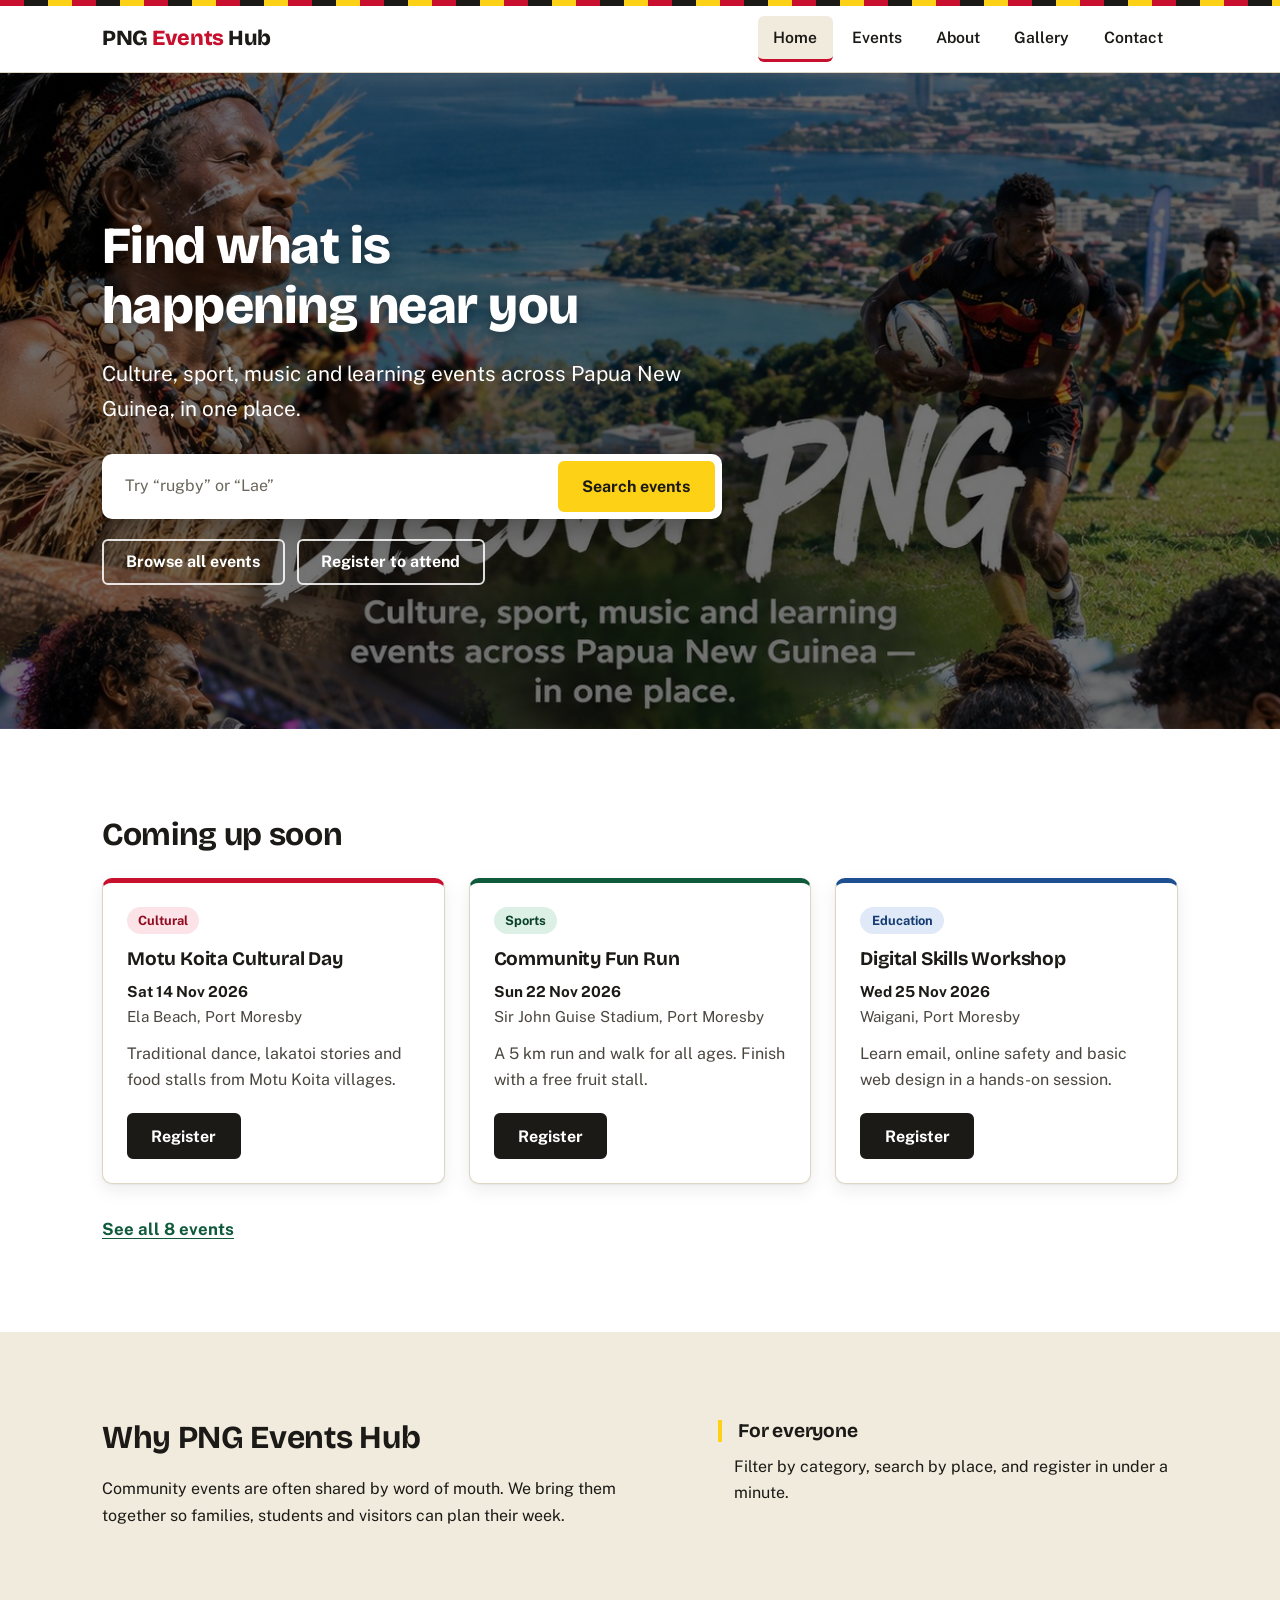
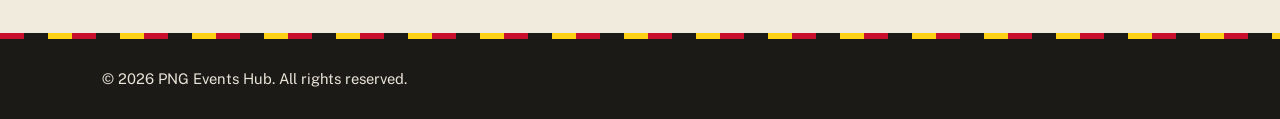
<file: index.html>
<!DOCTYPE html>
<html lang="en">
<head>
    <meta charset="UTF-8">
    <meta name="viewport" content="width=device-width, initial-scale=1.0">
    <meta name="description" content="Discover cultural, sports, music and education events across Papua New Guinea.">
    <title>Home | PNG Events Hub</title>
    <link rel="preconnect" href="https://fonts.googleapis.com">
    <link rel="preconnect" href="https://fonts.gstatic.com" crossorigin>
    <link href="https://fonts.googleapis.com/css2?family=Bricolage+Grotesque:wght@600;700;800&family=Public+Sans:wght@400;600;700&display=swap" rel="stylesheet">
    <link rel="stylesheet" href="css/style.css">
    <link rel="stylesheet" href="css/index.css">
    <style>
        /* Hero background image with dark overlay for text readability */
        .hero {
            background-image: linear-gradient(rgba(0, 0, 0, 0.55), rgba(0, 0, 0, 0.55)), url("images/img1.jpg");
            background-size: cover;
            background-position: center;
            background-repeat: no-repeat;
            color: #fff;
        }
        .hero h1,
        .hero p {
            color: #fff;
        }
    </style>
</head>
<body>
    <a class="skip-link" href="#main">Skip to main content</a>

    <!-- HEADER -->
    <header class="site-header">
        <div class="weave" aria-hidden="true"></div>
        <div class="container header-inner">
            <a href="index.html" class="brand">
                PNG <span>Events</span> Hub
            </a>
            <nav aria-label="Main navigation">
                <button class="nav-toggle" type="button" aria-expanded="false" aria-controls="nav-list">Menu</button>
                <ul class="nav-list" id="nav-list">
                    <li>
                        <a href="index.html" aria-current="page">Home</a>
                    </li>
                    <li>
                        <a href="events.html">Events</a>
                    </li>
                    <li>
                        <a href="about.html">About</a>
                    </li>
                    <li>
                        <a href="gallery.html">Gallery</a>
                    </li>
                    <li>
                        <a href="contact.html">Contact</a>
                    </li>
                </ul>
            </nav>
        </div>
    </header>

    <!-- MAIN CONTENT -->
    <main id="main">
        <section class="hero">
            <div class="container">
                <h1>Find what is happening near you</h1>
                <p>Culture, sport, music and learning events across Papua New Guinea, in one place.</p>
                <form class="hero-search" id="hero-search" role="search">
                    <label class="visually-hidden" for="hero-q">Search events</label>
                    <input type="search" id="hero-q" name="q" placeholder="Try &ldquo;rugby&rdquo; or &ldquo;Lae&rdquo;">
                    <button class="btn btn--primary" type="submit">Search events</button>
                </form>
                <div class="hero-actions">
                    <a class="btn btn--ghost" href="events.html">Browse all events</a>
                    <a class="btn btn--ghost" href="contact.html">Register to attend</a>
                </div>
            </div>
        </section>

        <section class="section" aria-labelledby="featured-title">
            <div class="container">
                <h2 id="featured-title">Coming up soon</h2>
                <div class="event-grid">
                    <article class="event-card" data-category="Cultural">
                        <span class="tag">Cultural</span>
                        <h3>Motu Koita Cultural Day</h3>
                        <p class="event-meta"><strong>Sat 14 Nov 2026</strong><br>Ela Beach, Port Moresby</p>
                        <p class="desc">Traditional dance, lakatoi stories and food stalls from Motu Koita villages.</p>
                        <a class="btn btn--dark" href="contact.html">Register<span class="visually-hidden"> for Motu Koita Cultural Day</span></a>
                    </article>
                    <article class="event-card" data-category="Sports">
                        <span class="tag">Sports</span>
                        <h3>Community Fun Run</h3>
                        <p class="event-meta"><strong>Sun 22 Nov 2026</strong><br>Sir John Guise Stadium, Port Moresby</p>
                        <p class="desc">A 5 km run and walk for all ages. Finish with a free fruit stall.</p>
                        <a class="btn btn--dark" href="contact.html">Register<span class="visually-hidden"> for Community Fun Run</span></a>
                    </article>
                    <article class="event-card" data-category="Education">
                        <span class="tag">Education</span>
                        <h3>Digital Skills Workshop</h3>
                        <p class="event-meta"><strong>Wed 25 Nov 2026</strong><br>Waigani, Port Moresby</p>
                        <p class="desc">Learn email, online safety and basic web design in a hands-on session.</p>
                        <a class="btn btn--dark" href="contact.html">Register<span class="visually-hidden"> for Digital Skills Workshop</span></a>
                    </article>
                </div>
                <p class="see-all"><a href="events.html">See all 8 events</a></p>
            </div>
        </section>

        <section class="section section--sand" aria-labelledby="why-title">
            <div class="container about-grid">
                <div>
                    <h2 id="why-title">Why PNG Events Hub</h2>
                    <p>Community events are often shared by word of mouth. We bring them together so families, students and visitors can plan their week.</p>
                </div>
                <div>
                    <h3>For everyone</h3>
                    <p>Filter by category, search by place, and register in under a minute.</p>
                </div>
            </div>
        </section>
    </main>

    <!-- FOOTER -->
    <footer class="site-footer">
        <div class="weave" aria-hidden="true"></div>
        <div class="container">
            <p>
                &copy; 2026 PNG Events Hub. All rights reserved.
            </p>
        </div>
    </footer>

    <script src="js/index.js"></script>

</body>

</html>
</file>
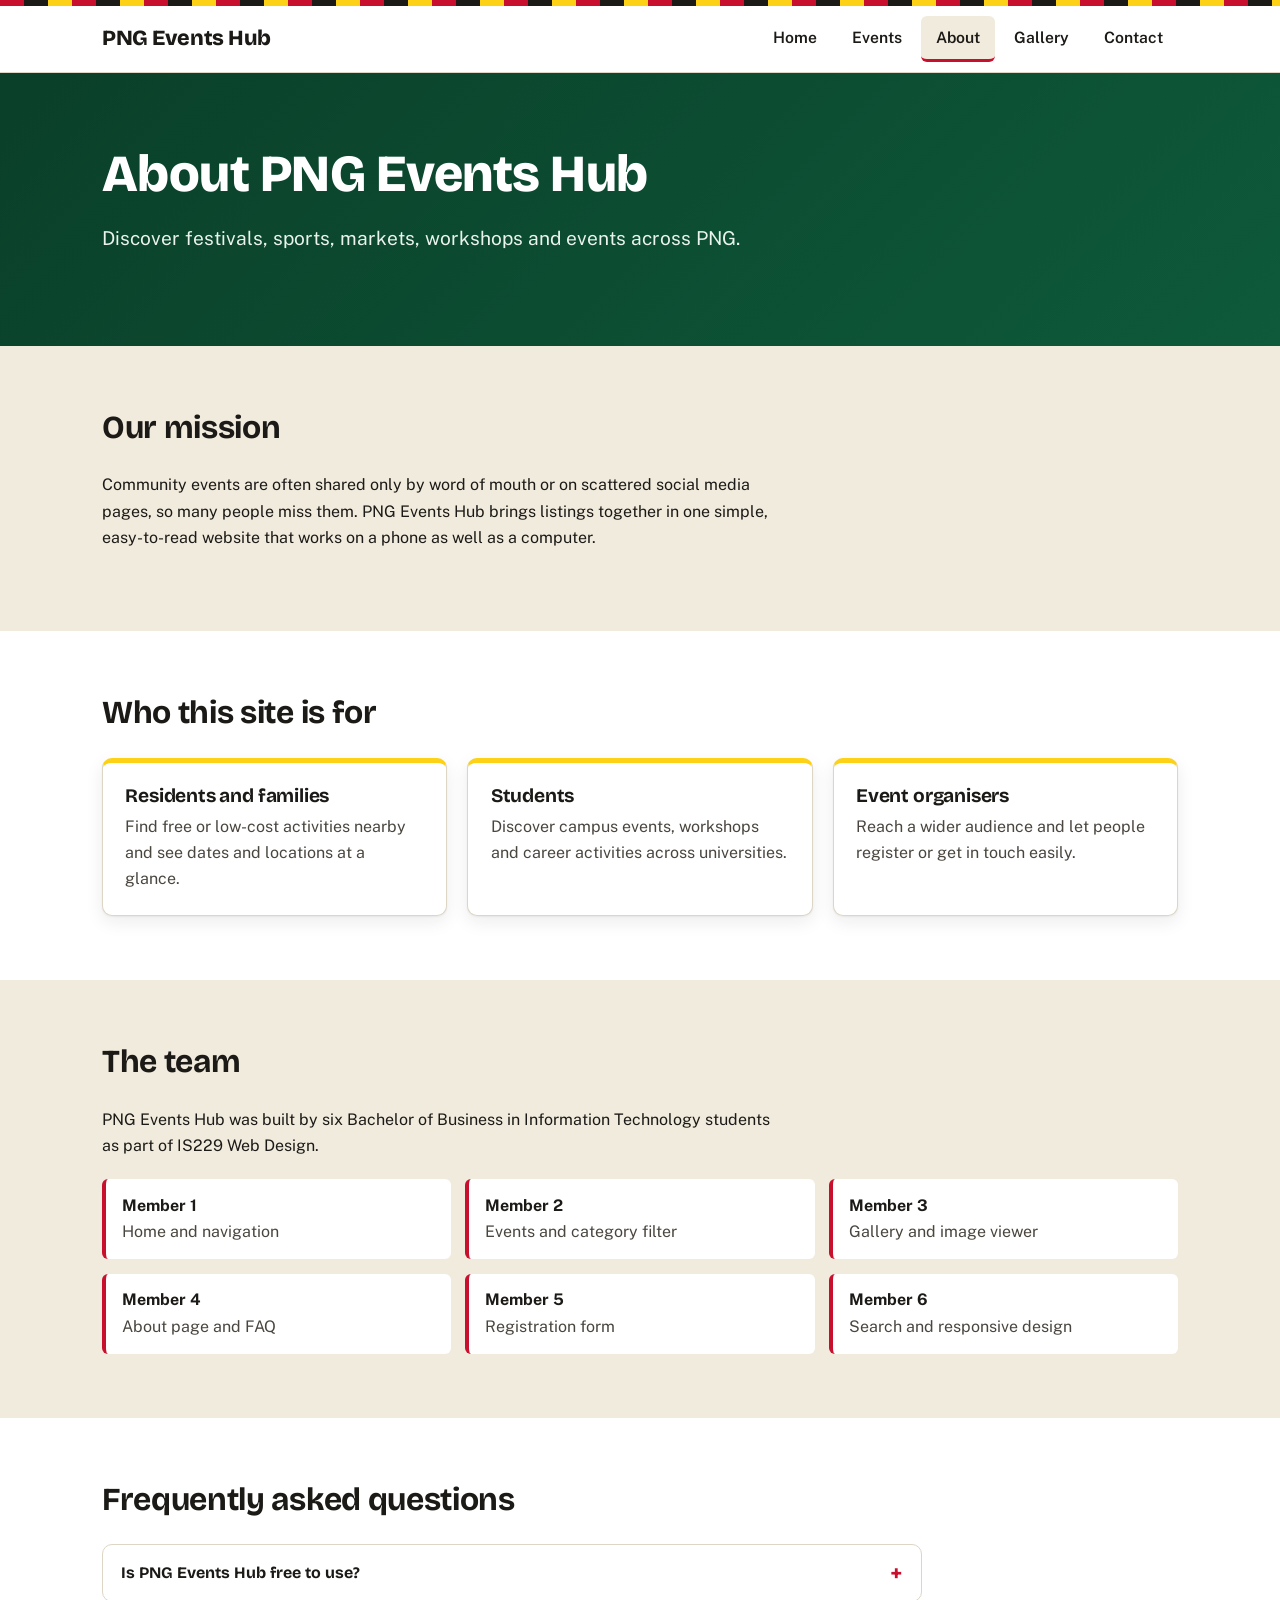
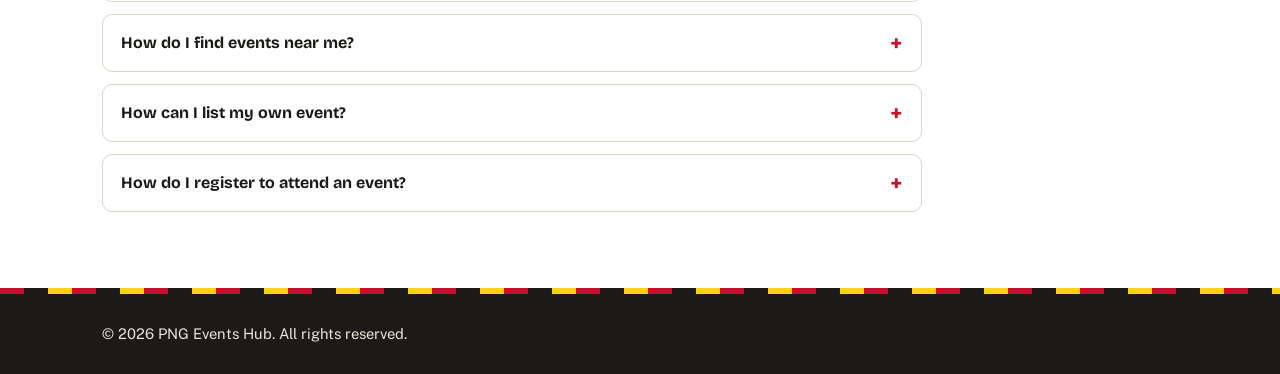
<file: about.html>
<!DOCTYPE html>
<html lang="en">

<head>
    <meta charset="UTF-8">
    <meta name="viewport" content="width=device-width, initial-scale=1.0">
    <meta name="description" content="About PNG Events Hub: our mission, who we serve, the team behind the site and answers to common questions.">
    <title>About | PNG Events Hub</title>
    <link rel="stylesheet" href="css/style.css">
    <link rel="stylesheet" href="css/about.css">
</head>

<body>

    <!-- HEADER -->
    <header>
        <div class="container">
            <a href="index.html" class="logo">PNG Events Hub</a>
            <nav aria-label="Main navigation">
                <ul>
                    <li><a href="index.html">Home</a></li>
                    <li><a href="events.html">Events</a></li>
                    <li><a href="about.html" aria-current="page">About</a></li>
                    <li><a href="gallery.html">Gallery</a></li>
                    <li><a href="contact.html">Contact</a></li>
                </ul>
            </nav>
        </div>
    </header>

    <!-- MAIN CONTENT -->
    <main>

        <section class="about-intro" aria-labelledby="about-title">
            <div class="container">
                <h1 id="about-title">About PNG Events Hub</h1>
                <p class="about-lead">
                 Discover festivals, sports, markets, workshops and events across PNG.
                </p>
            </div>
        </section>

        <section class="about-section" aria-labelledby="mission-title">
            <div class="container">
                <h2 id="mission-title">Our mission</h2>
                <p>
                    Community events are often shared only by word of mouth or on scattered social
                    media pages, so many people miss them. PNG Events Hub brings listings together
                    in one simple, easy-to-read website that works on a phone as well as a computer.
                </p>
            </div>
        </section>

        <section class="about-section" aria-labelledby="audience-title">
            <div class="container">
                <h2 id="audience-title">Who this site is for</h2>
                <div class="about-grid">
                    <article class="about-card">
                        <h3>Residents and families</h3>
                        <p>Find free or low-cost activities nearby and see dates and locations at a glance.</p>
                    </article>
                    <article class="about-card">
                        <h3>Students</h3>
                        <p>Discover campus events, workshops and career activities across universities.</p>
                    </article>
                    <article class="about-card">
                        <h3>Event organisers</h3>
                        <p>Reach a wider audience and let people register or get in touch easily.</p>
                    </article>
                </div>
            </div>
        </section>

        <section class="about-section" aria-labelledby="team-title">
            <div class="container">
                <h2 id="team-title">The team</h2>
                <p>
                    PNG Events Hub was built by six Bachelor of Business in Information Technology
                    students as part of IS229 Web Design.
                </p>
                <ul class="about-team">
                    <!-- Replace with real names and roles -->
                    <li><strong>Member 1</strong> Home and navigation</li>
                    <li><strong>Member 2</strong> Events and category filter</li>
                    <li><strong>Member 3</strong> Gallery and image viewer</li>
                    <li><strong>Member 4</strong> About page and FAQ</li>
                    <li><strong>Member 5</strong> Registration form</li>
                    <li><strong>Member 6</strong> Search and responsive design</li>
                </ul>
            </div>
        </section>

        <section class="about-section" aria-labelledby="faq-title">
            <div class="container">
                <h2 id="faq-title">Frequently asked questions</h2>

                <div class="faq">

                    <div class="faq-item">
                        <h3>
                            <button class="faq-question" type="button" aria-expanded="false" aria-controls="faq-1">
                                Is PNG Events Hub free to use?
                            </button>
                        </h3>
                        <div class="faq-answer" id="faq-1" hidden>
                            <p>Yes. Browsing and searching events costs nothing. Individual events may charge their own entry fees, which are shown in the listing.</p>
                        </div>
                    </div>

                    <div class="faq-item">
                        <h3>
                            <button class="faq-question" type="button" aria-expanded="false" aria-controls="faq-2">
                                How do I find events near me?
                            </button>
                        </h3>
                        <div class="faq-answer" id="faq-2" hidden>
                            <p>Go to the <a href="events.html">Events page</a>, then use the category buttons or the search box to narrow the list by type, keyword or location.</p>
                        </div>
                    </div>

                    <div class="faq-item">
                        <h3>
                            <button class="faq-question" type="button" aria-expanded="false" aria-controls="faq-3">
                                How can I list my own event?
                            </button>
                        </h3>
                        <div class="faq-answer" id="faq-3" hidden>
                            <p>Fill in the form on the <a href="contact.html">Contact page</a> with your event name, date, location and contact details, and we will get back to you.</p>
                        </div>
                    </div>

                    <div class="faq-item">
                        <h3>
                            <button class="faq-question" type="button" aria-expanded="false" aria-controls="faq-4">
                                How do I register to attend an event?
                            </button>
                        </h3>
                        <div class="faq-answer" id="faq-4" hidden>
                            <p>Use the registration form on the <a href="contact.html">Contact page</a>. Enter your details and the number of attendees, and you will see a confirmation message when it is sent.</p>
                        </div>
                    </div>

                </div>
            </div>
        </section>

    </main>

    <!-- FOOTER -->
    <footer>
        <div class="container">
            <p>&copy; 2026 PNG Events Hub. All rights reserved.</p>
        </div>
    </footer>

    <script src="js/about.js" defer></script>
</body>

</html>
</file>
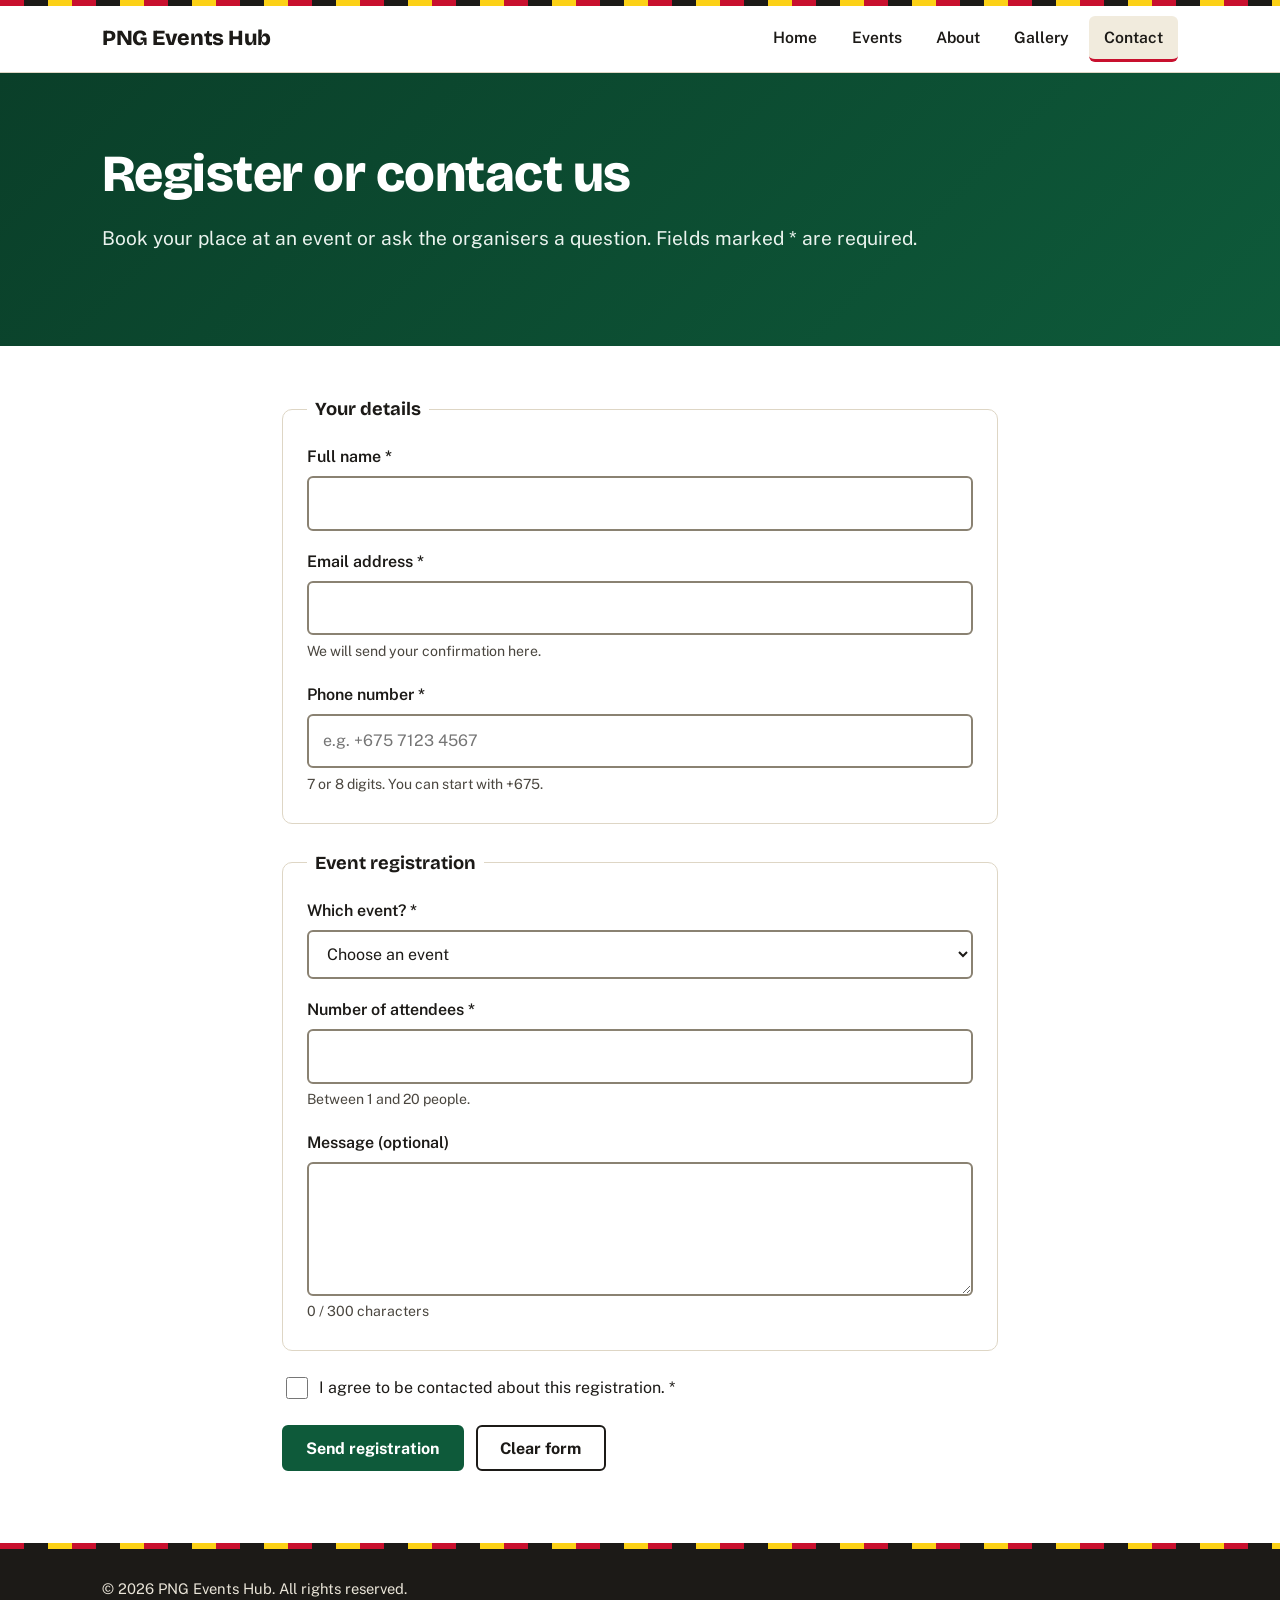
<file: contact.html>
<!DOCTYPE html>
<html lang="en">

<head>
    <meta charset="UTF-8">
    <meta name="viewport" content="width=device-width, initial-scale=1.0">

    <meta name="description" content="Register for a PNG Events Hub event or send the organisers a message.">

    <title>Contact and Register | PNG Events Hub</title>

    <link rel="stylesheet" href="css/style.css">
    <link rel="stylesheet" href="css/contact.css">
</head>

<body>

    <a class="skip-link" href="#main">Skip to main content</a>

    <!-- HEADER -->
    <header>

        <div class="container">

            <a href="index.html" class="logo">
                PNG Events Hub
            </a>

            <nav aria-label="Main navigation">

                <ul>
                    <li>
                        <a href="index.html">Home</a>
                    </li>

                    <li>
                        <a href="events.html">Events</a>
                    </li>

                    <li>
                        <a href="about.html">About</a>
                    </li>

                    <li>
                        <a href="gallery.html">Gallery</a>
                    </li>

                    <li>
                        <a href="contact.html" aria-current="page">Contact</a>
                    </li>
                </ul>

            </nav>

        </div>

    </header>


    <!-- MAIN CONTENT -->
    <main id="main">

        <section class="form-intro">
            <h1>Register or contact us</h1>
            <p>Book your place at an event or ask the organisers a question. Fields marked <span aria-hidden="true">*</span><span class="visually-hidden">with an asterisk</span> are required.</p>
        </section>

        <section class="form-section" aria-labelledby="form-heading">
            <h2 id="form-heading" class="visually-hidden">Registration form</h2>

            <!-- Feedback area: announced by screen readers when its text changes -->
            <div id="form-status" class="form-status" role="status" aria-live="polite" tabindex="-1"></div>

            <form id="registration-form" action="#" method="post" novalidate>

                <fieldset>
                    <legend>Your details</legend>

                    <div class="form-group">
                        <label for="fullname">Full name *</label>
                        <input type="text" id="fullname" name="fullname" required minlength="2"
                               autocomplete="name" aria-describedby="fullname-error">
                        <span class="error-message" id="fullname-error"></span>
                    </div>

                    <div class="form-group">
                        <label for="email">Email address *</label>
                        <input type="email" id="email" name="email" required
                               autocomplete="email" aria-describedby="email-hint email-error">
                        <span class="hint" id="email-hint">We will send your confirmation here.</span>
                        <span class="error-message" id="email-error"></span>
                    </div>

                    <div class="form-group">
                        <label for="phone">Phone number *</label>
                        <input type="tel" id="phone" name="phone" required
                               autocomplete="tel" placeholder="e.g. +675 7123 4567"
                               aria-describedby="phone-hint phone-error">
                        <span class="hint" id="phone-hint">7 or 8 digits. You can start with +675.</span>
                        <span class="error-message" id="phone-error"></span>
                    </div>
                </fieldset>

                <fieldset>
                    <legend>Event registration</legend>

                    <div class="form-group">
                        <label for="event">Which event? *</label>
                        <select id="event" name="event" required aria-describedby="event-error">
                            <option value="">Choose an event</option>

                            <optgroup label="Cultural">
                                <option value="png-cultural-festival">PNG Cultural Festival (15 Oct 2026, Lae)</option>
                                <option value="bilum-craft-fair">Highlands Bilum and Craft Fair (7 Nov 2026, Goroka)</option>
                                <option value="motu-koitabu-gathering">Motu-Koitabu Heritage Gathering (14 Nov 2026, Port Moresby)</option>
                                <option value="sepik-arts-showcase">Sepik River Arts Showcase (21 Nov 2026, Wewak)</option>
                            </optgroup>

                            <optgroup label="Education">
                                <option value="technology-expo">Technology Expo (22 Oct 2026, Lae)</option>
                                <option value="gardening-workshop">Community Gardening Workshop (5 Nov 2026, Madang)</option>
                                <option value="first-aid-workshop">First Aid Skills Workshop (19 Nov 2026, Kokopo)</option>
                                <option value="money-skills-seminar">Youth Money Skills Seminar (28 Nov 2026, Mount Hagen)</option>
                            </optgroup>

                            <optgroup label="Sports">
                                <option value="community-sports-day">Community Sports Day (30 Oct 2026, Lae)</option>
                                <option value="fun-run">Lae Community Fun Run (8 Nov 2026, Lae)</option>
                                <option value="volleyball-challenge">Coastal Volleyball Challenge (15 Nov 2026, Kokopo)</option>
                                <option value="mountain-bike-ride">Highlands Mountain Bike Ride (29 Nov 2026, Mount Hagen)</option>
                            </optgroup>

                            <optgroup label="Music">
                                <option value="moresby-live-concert">Port Moresby Live Concert (12 Nov 2026, Port Moresby)</option>
                                <option value="acoustic-sounds">Acoustic Sounds by the Bay (6 Nov 2026, Madang)</option>
                                <option value="island-choirs">Island Choirs Festival (20 Nov 2026, Kokopo)</option>
                                <option value="highlands-rhythms">Rhythms of the Highlands (5 Dec 2026, Goroka)</option>
                            </optgroup>

                            <optgroup label="Other">
                                <option value="general">General enquiry (no event)</option>
                            </optgroup>
                        </select>
                        <span class="error-message" id="event-error"></span>
                    </div>

                    <div class="form-group">
                        <label for="attendees">Number of attendees *</label>
                        <input type="number" id="attendees" name="attendees" required
                               min="1" max="20" step="1" inputmode="numeric"
                               aria-describedby="attendees-hint attendees-error">
                        <span class="hint" id="attendees-hint">Between 1 and 20 people.</span>
                        <span class="error-message" id="attendees-error"></span>
                    </div>

                    <div class="form-group">
                        <label for="message">Message (optional)</label>
                        <textarea id="message" name="message" rows="4" maxlength="300"
                                  aria-describedby="message-count"></textarea>
                        <span class="hint" id="message-count">0 / 300 characters</span>
                    </div>
                </fieldset>

                <div class="form-group checkbox-group">
                    <input type="checkbox" id="consent" name="consent" required
                           aria-describedby="consent-error">
                    <label for="consent">I agree to be contacted about this registration. *</label>
                    <span class="error-message" id="consent-error"></span>
                </div>

                <div class="form-actions">
                    <button type="submit" class="btn">Send registration</button>
                    <button type="reset" class="btn btn-secondary">Clear form</button>
                </div>
            </form>
        </section>

    </main>


    <!-- FOOTER -->
    <footer>

        <div class="container">

            <p>
                &copy; 2026 PNG Events Hub. All rights reserved.
            </p>

        </div>

    </footer>

    <!-- Member 5: form validation -->
    <script src="js/contact.js"></script>

</body>

</html>
</file>
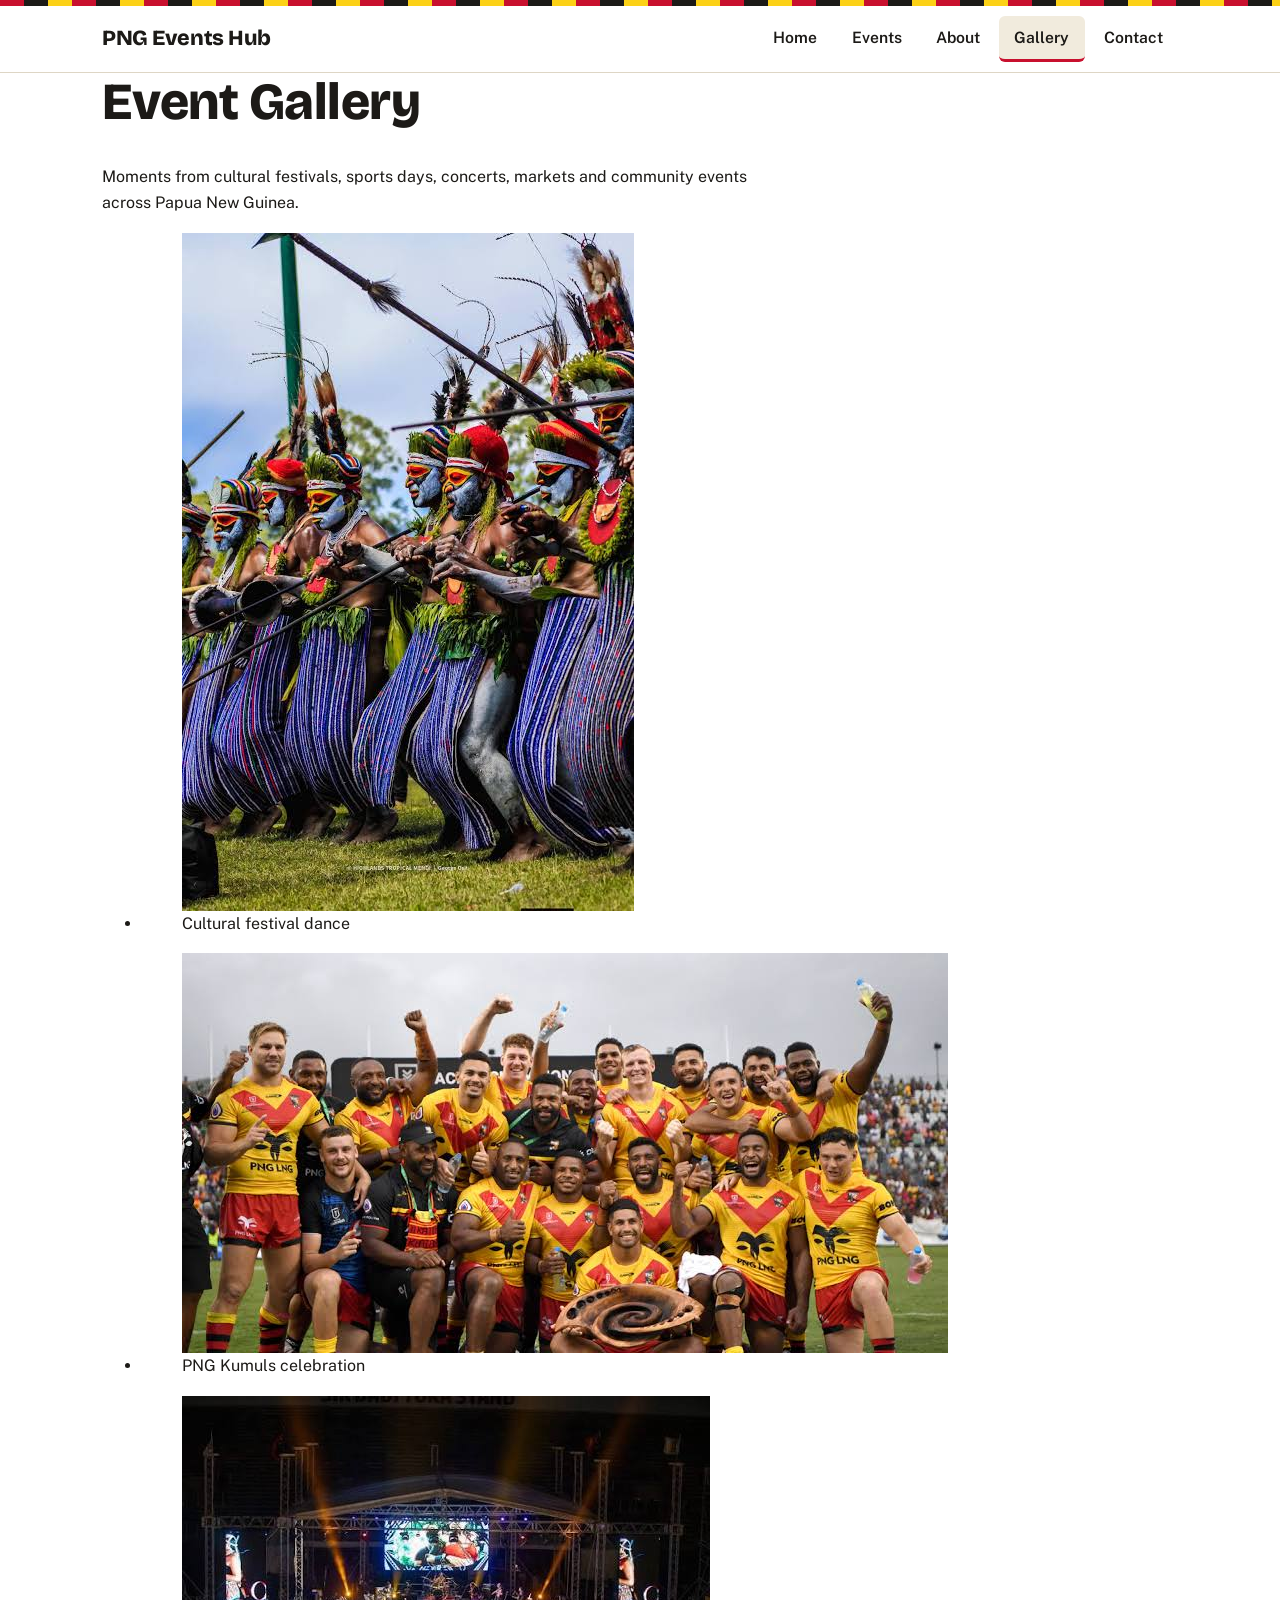
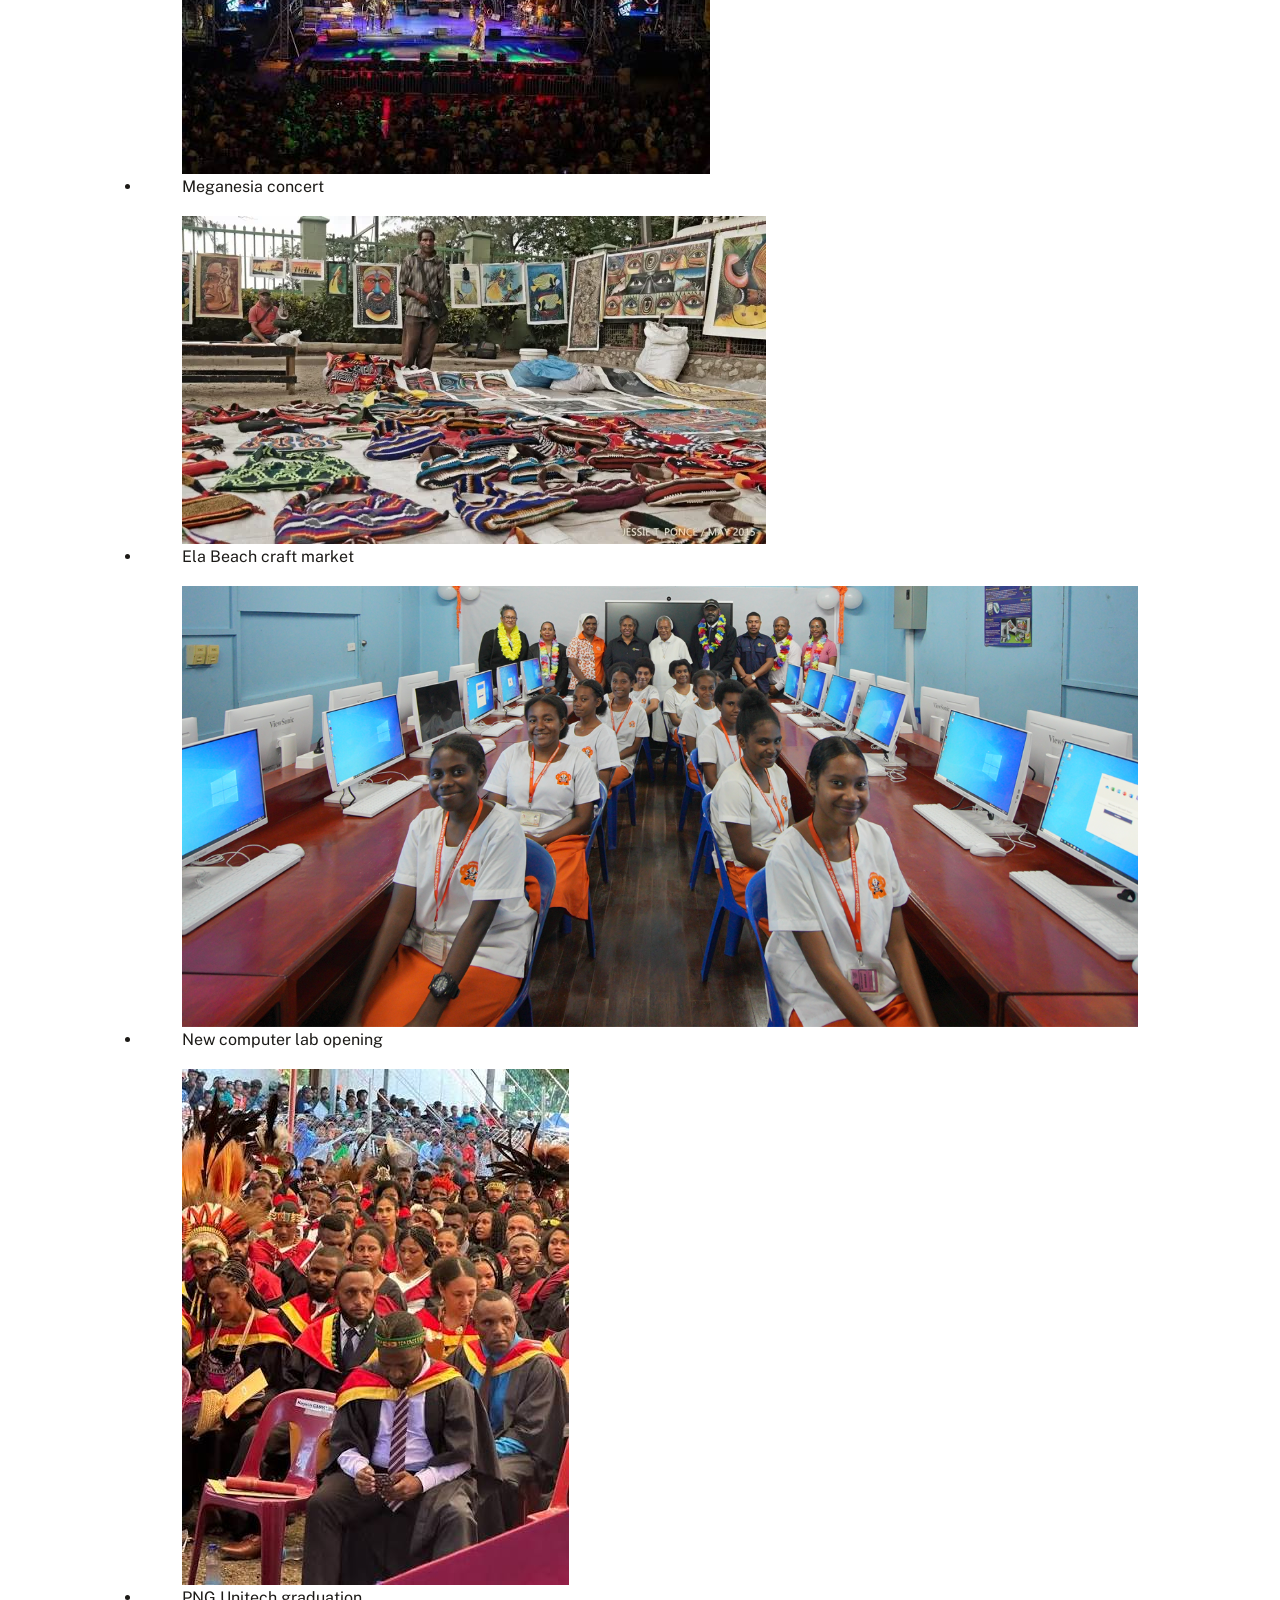
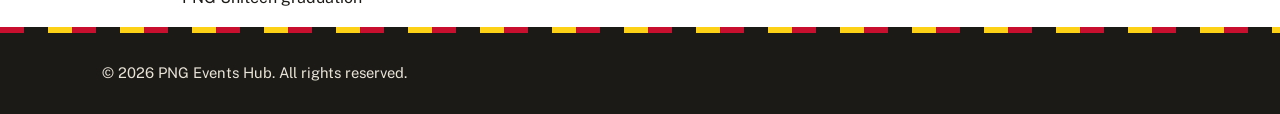
<file: gallery.html>
<!DOCTYPE html>
<html lang="en">

<head>
    <meta charset="UTF-8">
    <meta name="viewport" content="width=device-width, initial-scale=1.0">

    <meta name="description" content="Photo gallery of cultural, sports, music and community events in Papua New Guinea.">

    <title>Gallery | PNG Events Hub</title>

    <link rel="stylesheet" href="css/style.css">
</head>

<body>

    <!-- HEADER -->
    <header>

        <div class="container">

            <a href="index.html" class="logo">
                PNG Events Hub
            </a>

            <nav aria-label="Main navigation">

                <ul>
                    <li>
                        <a href="index.html">Home</a>
                    </li>

                    <li>
                        <a href="events.html">Events</a>
                    </li>

                    <li>
                        <a href="about.html">About</a>
                    </li>

                    <li>
                        <a href="gallery.html" aria-current="page">Gallery</a>
                    </li>

                    <li>
                        <a href="contact.html">Contact</a>
                    </li>
                </ul>

            </nav>

        </div>

    </header>


    <!-- MAIN CONTENT -->
    <main>

        <section class="page-intro container">
            <h1>Event Gallery</h1>
            <p>Moments from cultural festivals, sports days, concerts, markets and community
                events across Papua New Guinea.</p>
        </section>

        <section class="gallery container" aria-labelledby="gallery-heading">
            <h2 id="gallery-heading" class="visually-hidden">Photo gallery</h2>

            <ul class="gallery-grid">

                <li>
                    <figure class="gallery-item">
                        <img src="images/gallery-1.jpg"
                            alt="Row of dancers in painted faces, feathered headdresses and woven skirts holding spears at a cultural festival"
                            loading="lazy">
                        <figcaption>Cultural festival dance</figcaption>
                    </figure>
                </li>

                <li>
                    <figure class="gallery-item">
                        <img src="images/gallery-2.jpg"
                            alt="Players in yellow and red PNG jerseys smiling and celebrating together with a trophy on a rugby field"
                            loading="lazy">
                        <figcaption>PNG Kumuls celebration</figcaption>
                    </figure>
                </li>

                <li>
                    <figure class="gallery-item">
                        <img src="images/gallery-3.jpg"
                            alt="A band performing on a large stage with coloured lights and video screens in front of a crowd at night"
                            loading="lazy">
                        <figcaption>Meganesia concert</figcaption>
                    </figure>
                </li>

                <li>
                    <figure class="gallery-item">
                        <img src="images/gallery-4.jpg"
                            alt="Colourful paintings on a fence and woven bilums laid out on the ground at a roadside market stall"
                            loading="lazy">
                        <figcaption>Ela Beach craft market</figcaption>
                    </figure>
                </li>

                <li>
                    <figure class="gallery-item">
                        <img src="images/gallery-5.jpg"
                            alt="Smiling students in school uniform seated at computers, with teachers and guests standing behind them in a new computer lab"
                            loading="lazy">
                        <figcaption>New computer lab opening</figcaption>
                    </figure>
                </li>

                <li>
                    <figure class="gallery-item">
                        <img src="images/gallery-6.jpg"
                            alt="Rows of graduates in gowns and sashes seated among guests wearing feathered headdresses at a graduation ceremony"
                            loading="lazy">
                        <figcaption>PNG Unitech graduation</figcaption>
                    </figure>
                </li>

            </ul>
        </section>

    </main>


    <!-- FOOTER -->
    <footer>

        <div class="container">

            <p>
                &copy; 2026 PNG Events Hub. All rights reserved.
            </p>

        </div>

    </footer>


</body>

</html>
</file>
<file: css/style.css>
/* =========================================================
   PNG Events Hub - SHARED styles (used by every page)
   Place in: css/style.css
   Covers: design tokens, base, header/nav, footer, buttons.
   Every page links this file FIRST, then its own page file
   (index.css, events.css, about.css, gallery.css, contact.css).
   ========================================================= */

@import url("https://fonts.googleapis.com/css2?family=Bricolage+Grotesque:wght@600;700;800&family=Public+Sans:wght@400;600;700&display=swap");

/* ---------- Design tokens ---------- */
:root {
    --ink: #1c1a17;
    --ink-soft: #4a463f;
    --paper: #ffffff;
    --sand: #f1ebdd;
    --line: #ded6c5;

    --red: #c8102e;     /* PNG flag red  */
    --gold: #fcd116;    /* PNG flag gold */
    --green: #0e5a3a;
    --green-deep: #0a3f29;
    --blue: #1d4f91;

    --radius: 10px;
    --radius-sm: 6px;
    --shadow: 0 1px 2px rgba(28, 26, 23, .06), 0 6px 18px rgba(28, 26, 23, .08);

    --font-head: "Bricolage Grotesque", "Segoe UI", system-ui, sans-serif;
    --font-body: "Public Sans", "Segoe UI", system-ui, -apple-system, sans-serif;

    --weave: repeating-linear-gradient(90deg,
        var(--red) 0 24px, var(--ink) 24px 48px, var(--gold) 48px 72px);
}

/* ---------- Reset / base ---------- */
*, *::before, *::after { box-sizing: border-box; }
[hidden] { display: none !important; }

html { scroll-behavior: smooth; -webkit-text-size-adjust: 100%; }

body {
    margin: 0;
    min-height: 100vh;
    display: flex;
    flex-direction: column;
    font-family: var(--font-body);
    font-size: 1rem;
    line-height: 1.65;
    color: var(--ink);
    background: var(--paper);
}
main { flex: 1 0 auto; }

img, video { max-width: 100%; height: auto; display: block; }

h1, h2, h3, h4 {
    font-family: var(--font-head);
    line-height: 1.15;
    margin: 0 0 .6em;
    letter-spacing: -.01em;
}
h1 { font-size: clamp(2rem, 5.5vw, 3.25rem); font-weight: 800; }
h2 { font-size: clamp(1.45rem, 3.5vw, 2rem); font-weight: 700; }
h3 { font-size: 1.2rem; font-weight: 700; }

p { margin: 0 0 1em; max-width: 68ch; }

a { color: var(--green); text-underline-offset: 3px; }
a:hover { color: var(--red); }

:focus-visible { outline: 3px solid var(--blue); outline-offset: 3px; border-radius: 3px; }

.container {
    width: 100%;
    max-width: 1140px;
    margin-inline: auto;
    padding-inline: clamp(1rem, 4vw, 2rem);
}

/* ---------- Accessibility helpers ---------- */
.visually-hidden {
    position: absolute !important;
    width: 1px; height: 1px;
    margin: -1px; padding: 0;
    overflow: hidden;
    clip: rect(0 0 0 0);
    white-space: nowrap;
    border: 0;
}
.skip-link {
    position: absolute; left: 1rem; top: -4rem; z-index: 200;
    padding: .7rem 1.1rem;
    background: var(--gold); color: var(--ink);
    font-weight: 700; border-radius: var(--radius-sm);
    transition: top .2s;
}
.skip-link:focus { top: 1rem; }

/* ---------- Woven flag-colour strip ---------- */
.weave { height: 6px; background: var(--weave); }
/* Pages that don't have a .weave div get the strip automatically */
header:not(.site-header)::before,
footer:not(.site-footer)::before {
    content: "";
    display: block;
    height: 6px;
    background: var(--weave);
}

/* ---------- Header + navigation (all pages) ---------- */
header {
    position: sticky;
    top: 0;
    z-index: 100;
    background: var(--paper);
    border-bottom: 1px solid var(--line);
    transition: box-shadow .25s;
}
header.is-scrolled { box-shadow: 0 4px 18px rgba(28, 26, 23, .1); }

header .container {
    display: flex;
    align-items: center;
    justify-content: space-between;
    gap: .5rem 1rem;
    min-height: 66px;
}

.logo, .brand {
    font-family: var(--font-head);
    font-weight: 800;
    font-size: 1.35rem;
    letter-spacing: -.02em;
    color: var(--ink);
    text-decoration: none;
    white-space: nowrap;
}
.brand span { color: var(--red); }
.logo:hover, .brand:hover { color: var(--ink); }

header nav { display: flex; align-items: center; }
header nav ul, .nav-list {
    display: flex;
    flex-wrap: wrap;
    gap: .25rem;
    list-style: none;
    margin: 0;
    padding: 0;
}
header nav a {
    display: block;
    padding: .55rem .95rem;
    color: var(--ink);
    font-weight: 600;
    font-size: .98rem;
    text-decoration: none;
    border-bottom: 3px solid transparent;
    border-radius: var(--radius-sm);
    transition: background .2s, border-color .2s;
}
header nav a:hover { background: var(--sand); color: var(--ink); }
header nav a[aria-current="page"],
header nav a.active { background: var(--sand); border-bottom-color: var(--red); }

.nav-toggle {
    display: none;
    font: inherit;
    font-weight: 700;
    padding: .5rem 1rem;
    color: var(--ink);
    background: var(--paper);
    border: 2px solid var(--ink);
    border-radius: var(--radius-sm);
    cursor: pointer;
}
.nav-toggle[aria-expanded="true"] { background: var(--ink); color: #fff; }

/* ---------- Buttons ---------- */
.btn, .event-button {
    display: inline-flex;
    align-items: center;
    justify-content: center;
    min-height: 46px;                      /* comfortable touch target */
    padding: .65rem 1.4rem;
    font: inherit;
    font-weight: 700;
    line-height: 1.2;
    text-align: center;
    text-decoration: none;
    color: #fff;
    background: var(--green);
    border: 2px solid var(--green);
    border-radius: var(--radius-sm);
    cursor: pointer;
    transition: transform .15s, background .2s, color .2s, border-color .2s;
}
.btn:hover, .event-button:hover { background: var(--green-deep); border-color: var(--green-deep); color: #fff; }
.btn:active { transform: translateY(1px); }

.btn--primary { background: var(--gold); border-color: var(--gold); color: var(--ink); }
.btn--primary:hover { background: #ffe14d; border-color: #ffe14d; color: var(--ink); }

.btn--dark { background: var(--ink); border-color: var(--ink); color: #fff; }
.btn--dark:hover { background: var(--red); border-color: var(--red); color: #fff; }

.btn--ghost { background: transparent; border-color: rgba(255, 255, 255, .85); color: #fff; }
.btn--ghost:hover { background: #fff; border-color: #fff; color: var(--ink); }

.btn-secondary { background: transparent; color: var(--ink); border-color: var(--ink); }
.btn-secondary:hover { background: var(--ink); border-color: var(--ink); color: #fff; }

/* ---------- Footer ---------- */
footer {
    background: var(--ink);
    color: #e9e4d8;
    flex-shrink: 0;
}
footer .container { padding-block: 1.75rem; }
footer p { margin: 0; font-size: .92rem; max-width: none; }
footer a { color: var(--gold); }

/* =========================================================
   RESPONSIVE
   ========================================================= */

/* Tablet and below */
@media (max-width: 768px) {
    /* Pages without a Menu button: logo on top, links wrap neatly below */
    header .container { flex-wrap: wrap; justify-content: center; padding-block: .6rem; }
    header nav { width: 100%; justify-content: center; }
    header nav ul, header nav { gap: .15rem; }
    header nav a { padding: .5rem .7rem; font-size: .92rem; }

    /* Home page: collapsible Menu (only once index.js has run) */
    header.js-ready .container { flex-wrap: nowrap; justify-content: space-between; padding-block: 0; }
    header.js-ready nav { width: auto; }
    header.js-ready .nav-toggle { display: inline-block; }
    header.js-ready .nav-list {
        display: none;
        position: absolute;
        top: 100%; left: 0; right: 0;
        flex-direction: column;
        flex-wrap: nowrap;
        gap: 0;
        padding: .5rem clamp(1rem, 4vw, 2rem) 1rem;
        background: var(--paper);
        border-bottom: 1px solid var(--line);
        box-shadow: 0 14px 20px rgba(28, 26, 23, .12);
    }
    header.js-ready .nav-list.is-open { display: flex; }
    header.js-ready nav a {
        padding: .85rem .5rem;
        font-size: 1rem;
        border-radius: 0;
        border-bottom: 1px solid var(--line);
    }
}

/* Phones */
@media (max-width: 480px) {
    .logo, .brand { font-size: 1.2rem; }
}

/* ---------- Reduced motion ---------- */
@media (prefers-reduced-motion: reduce) {
    *, *::before, *::after {
        transition-duration: .01ms !important;
        animation-duration: .01ms !important;
        scroll-behavior: auto !important;
    }
}
</file>
<file: css/index.css>
/* =========================================================
   PNG Events Hub - HOME page only
   Place in: css/index.css
   (hero background image is set inside index.html)
   ========================================================= */

/* ---------- Page sections ---------- */
.section { padding-block: clamp(3rem, 8vw, 5.5rem); }
.section--sand { background: var(--sand); }

/* ---------- Hero ---------- */
.hero {
    background-color: var(--ink);          /* fallback if image fails */
    padding-block: clamp(4rem, 14vw, 9rem);
    min-height: min(80vh, 640px);
    display: flex;
    align-items: center;
}
.hero .container { width: 100%; }
.hero h1 { max-width: 16ch; margin-bottom: .4em; text-shadow: 0 2px 14px rgba(0, 0, 0, .35); }
.hero p { font-size: clamp(1.05rem, 2.4vw, 1.3rem); max-width: 46ch; margin-bottom: 1.75rem; }

.hero-search {
    display: flex;
    gap: .5rem;
    max-width: 620px;
    padding: .45rem;
    background: #fff;
    border-radius: var(--radius);
    box-shadow: 0 10px 30px rgba(0, 0, 0, .3);
}
.hero-search input {
    flex: 1 1 auto;
    min-width: 0;
    padding: .75rem 1rem;
    font: inherit;
    color: var(--ink);
    background: transparent;
    border: 0;
    border-radius: var(--radius-sm);
}
.hero-search input::placeholder { color: #6b665c; }
.hero-search input:focus-visible { outline: 3px solid var(--blue); outline-offset: 0; }
.hero-search .btn { flex: 0 0 auto; }
.hero-search.has-error { box-shadow: 0 0 0 3px var(--gold), 0 10px 30px rgba(0, 0, 0, .3); }

.hero-actions { display: flex; flex-wrap: wrap; gap: .75rem; margin-top: 1.25rem; }

/* ---------- "Coming up soon" cards ---------- */
.section > .container > h2 { margin-bottom: 1.5rem; }

.event-grid {
    display: grid;
    gap: 1.5rem;
    grid-template-columns: repeat(auto-fit, minmax(min(100%, 270px), 1fr));
}
.event-grid .event-card {
    --accent: var(--red);
    display: flex;
    flex-direction: column;
    align-items: flex-start;
    padding: 1.5rem;
    background: var(--paper);
    border: 1px solid var(--line);
    border-top: 5px solid var(--accent);
    border-radius: var(--radius);
    box-shadow: var(--shadow);
}
.event-grid .event-card h3 { margin-bottom: .5rem; }
.event-meta { margin-bottom: .75rem; font-size: .95rem; color: var(--ink-soft); }
.event-meta strong { color: var(--ink); }
.event-grid .desc { flex: 1 1 auto; margin-bottom: 1.25rem; color: var(--ink-soft); }

.event-grid .event-card[data-category="Cultural"]  { --accent: var(--red); }
.event-grid .event-card[data-category="Sports"]    { --accent: var(--green); }
.event-grid .event-card[data-category="Education"] { --accent: var(--blue); }
.event-grid .event-card[data-category="Music"]     { --accent: #7a3b8f; }

.tag {
    display: inline-block;
    margin-bottom: .9rem;
    padding: .2rem .7rem;
    font-size: .8rem;
    font-weight: 700;
    border-radius: 999px;
    background: var(--sand);
}
.event-card[data-category="Cultural"]  .tag { background: #fbe3e7; color: #8f0b21; }
.event-card[data-category="Sports"]    .tag { background: #dcf0e6; color: #0a4128; }
.event-card[data-category="Education"] .tag { background: #e0e9f7; color: #153d73; }
.event-card[data-category="Music"]     .tag { background: #efe2f4; color: #582b69; }

.see-all { margin: 2rem 0 0; font-weight: 700; }
.see-all a { font-size: 1.05rem; }

/* ---------- "Why" section (scoped so it doesn't affect the About page) ---------- */
.section--sand .about-grid {
    display: grid;
    gap: 2rem 4rem;
    grid-template-columns: 1.2fr 1fr;
    align-items: start;
}
.section--sand .about-grid h3 { padding-left: 1rem; border-left: 4px solid var(--gold); }
.section--sand .about-grid h3 + p { padding-left: 1rem; }

/* ---------- One entrance animation (hero only) ---------- */
@media (prefers-reduced-motion: no-preference) {
    .hero .container > * { animation: rise .6s ease both; }
    .hero .container > *:nth-child(2) { animation-delay: .08s; }
    .hero .container > *:nth-child(3) { animation-delay: .16s; }
    .hero .container > *:nth-child(4) { animation-delay: .24s; }
}
@keyframes rise { from { opacity: 0; transform: translateY(14px); } to { opacity: 1; transform: none; } }

/* ---------- Responsive ---------- */
@media (max-width: 900px) {
    .section--sand .about-grid { grid-template-columns: 1fr; gap: 1.5rem; }
}
@media (max-width: 600px) {
    .hero { min-height: 0; padding-block: 3.5rem 3rem; }
    .hero h1 { max-width: none; }

    .hero-search { flex-direction: column; padding: .6rem; }
    .hero-search input { padding: .85rem 1rem; border: 1px solid var(--line); }
    .hero-search .btn { width: 100%; }

    .hero-actions { flex-direction: column; }
    .hero-actions .btn { width: 100%; }

    .event-grid { grid-template-columns: 1fr; gap: 1.1rem; }
    .event-grid .event-card { padding: 1.25rem; }
    .event-grid .event-card .btn { width: 100%; }
}
</file>
<file: css/about.css>
/* =========================================================
   PNG Events Hub - ABOUT page only
   Place in: css/about.css
   Needs css/style.css to be linked first.
   ========================================================= */

.about-intro {
    background: linear-gradient(135deg, var(--green-deep), var(--green));
    color: #fff;
    padding-block: clamp(2.5rem, 7vw, 4.5rem);
}
.about-intro h1 { color: #fff; margin-bottom: .35em; }
.about-intro p { color: #eaf3ee; font-size: clamp(1rem, 2.2vw, 1.2rem); }

.about-lead { max-width: 60ch; }

.about-section { padding-block: clamp(2.25rem, 6vw, 4rem); }
.about-section:nth-of-type(even) { background: var(--sand); }
.about-section h2 { margin-bottom: .8em; }

.about-grid {
    display: grid;
    gap: 1.25rem;
    grid-template-columns: repeat(auto-fit, minmax(min(100%, 240px), 1fr));
}
.about-card {
    padding: 1.4rem;
    background: var(--paper);
    border: 1px solid var(--line);
    border-top: 5px solid var(--gold);
    border-radius: var(--radius);
    box-shadow: var(--shadow);
}
.about-card h3 { margin-bottom: .4rem; }
.about-card p { margin: 0; color: var(--ink-soft); }

.about-team {
    display: grid;
    gap: .9rem;
    grid-template-columns: repeat(auto-fit, minmax(min(100%, 260px), 1fr));
    list-style: none;
    margin: 1.25rem 0 0;
    padding: 0;
}
.about-team li {
    padding: .85rem 1rem;
    background: var(--paper);
    border-left: 4px solid var(--red);
    border-radius: var(--radius-sm);
    color: var(--ink-soft);
}
.about-team strong { display: block; color: var(--ink); }

/* FAQ accordion */
.faq { max-width: 820px; }
.faq-item {
    margin-bottom: .75rem;
    background: var(--paper);
    border: 1px solid var(--line);
    border-radius: var(--radius);
    overflow: hidden;
}
.faq-item h3 { margin: 0; font-size: 1rem; }
.faq-question {
    display: flex;
    align-items: center;
    justify-content: space-between;
    gap: 1rem;
    width: 100%;
    padding: 1rem 1.15rem;
    font: inherit;
    font-weight: 700;
    text-align: left;
    color: var(--ink);
    background: transparent;
    border: 0;
    cursor: pointer;
}
.faq-question:hover { background: var(--sand); }
.faq-question::after {
    content: "+";
    flex: 0 0 auto;
    font-size: 1.5rem;
    line-height: 1;
    color: var(--red);
}
.faq-question[aria-expanded="true"]::after { content: "\2212"; }
.faq-question[aria-expanded="true"] { background: var(--sand); }
.faq-answer { padding: .25rem 1.15rem 1rem; color: var(--ink-soft); }
.faq-answer p { margin: .6rem 0 0; }


/* ---------- Responsive ---------- */
@media (max-width: 480px) {
    .faq-question { padding: .9rem 1rem; }
}
</file>
<file: css/contact.css>
/* =========================================================
   PNG Events Hub - CONTACT / REGISTRATION page only
   Place in: css/contact.css
   Needs css/style.css to be linked first.
   ========================================================= */

.form-intro {
    background: linear-gradient(135deg, var(--green-deep), var(--green));
    color: #fff;
    padding-block: clamp(2.5rem, 7vw, 4.5rem);
}
.form-intro h1 { color: #fff; margin-bottom: .35em; }
.form-intro p { color: #eaf3ee; font-size: clamp(1rem, 2.2vw, 1.2rem); }

/* form-intro has no .container inside, so centre it ourselves */
.form-intro { padding-inline: max(1rem, calc((100% - 1140px) / 2 + 2rem)); }

.form-section {
    width: 100%;
    max-width: 780px;
    margin-inline: auto;
    padding: clamp(1.5rem, 5vw, 3rem) clamp(1rem, 4vw, 2rem) clamp(3rem, 8vw, 4.5rem);
}

.form-status {
    margin-bottom: 1.25rem;
    padding: 1rem 1.15rem;
    border-radius: var(--radius-sm);
    border: 2px solid transparent;
    font-weight: 600;
}
.form-status:empty { display: none; }
.form-status.is-success { background: #dcf0e6; border-color: var(--green); color: #0a3f29; }
.form-status.is-error   { background: #fbe3e7; border-color: var(--red);   color: #7a0a1d; }

fieldset {
    min-width: 0;                         /* stops overflow on small screens */
    margin: 0 0 1.5rem;
    padding: 1.25rem clamp(1rem, 3vw, 1.5rem) .5rem;
    background: var(--paper);
    border: 1px solid var(--line);
    border-radius: var(--radius);
}
legend {
    padding: 0 .5rem;
    font-family: var(--font-head);
    font-size: 1.15rem;
    font-weight: 700;
}

.form-group { margin-bottom: 1.15rem; }
.form-group label { display: block; margin-bottom: .35rem; font-weight: 600; }

input[type="text"], input[type="email"], input[type="tel"],
input[type="number"], select, textarea {
    display: block;
    width: 100%;
    padding: .75rem .9rem;
    font: inherit;
    font-size: 1rem;                      /* 16px+ stops iOS zooming on focus */
    color: var(--ink);
    background: var(--paper);
    border: 2px solid #8a8272;
    border-radius: var(--radius-sm);
}
textarea { resize: vertical; min-height: 110px; }
input:focus, select:focus, textarea:focus {
    border-color: var(--blue);
    outline: 3px solid rgba(29, 79, 145, .25);
    outline-offset: 0;
}
input[aria-invalid="true"], select[aria-invalid="true"], textarea[aria-invalid="true"] {
    border-color: var(--red);
    background: #fff6f7;
}

.hint { display: block; margin-top: .3rem; font-size: .88rem; color: var(--ink-soft); }
.error-message { display: block; margin-top: .3rem; font-size: .9rem; font-weight: 700; color: #a30d25; }
.error-message:empty { display: none; }

.checkbox-group {
    display: flex;
    flex-wrap: wrap;
    align-items: flex-start;
    gap: .25rem .7rem;
    padding: 0 .25rem;
}
.checkbox-group input[type="checkbox"] { flex: 0 0 auto; width: 22px; height: 22px; margin: .15rem 0 0; accent-color: var(--green); }
.checkbox-group label { flex: 1 1 0; min-width: 0; margin: 0; font-weight: 400; }
.checkbox-group .error-message { flex-basis: 100%; }

.form-actions { display: flex; flex-wrap: wrap; gap: .75rem; margin-top: 1.5rem; }


/* ---------- Responsive ---------- */
@media (max-width: 480px) {
    .form-actions .btn { width: 100%; }
}
</file>
